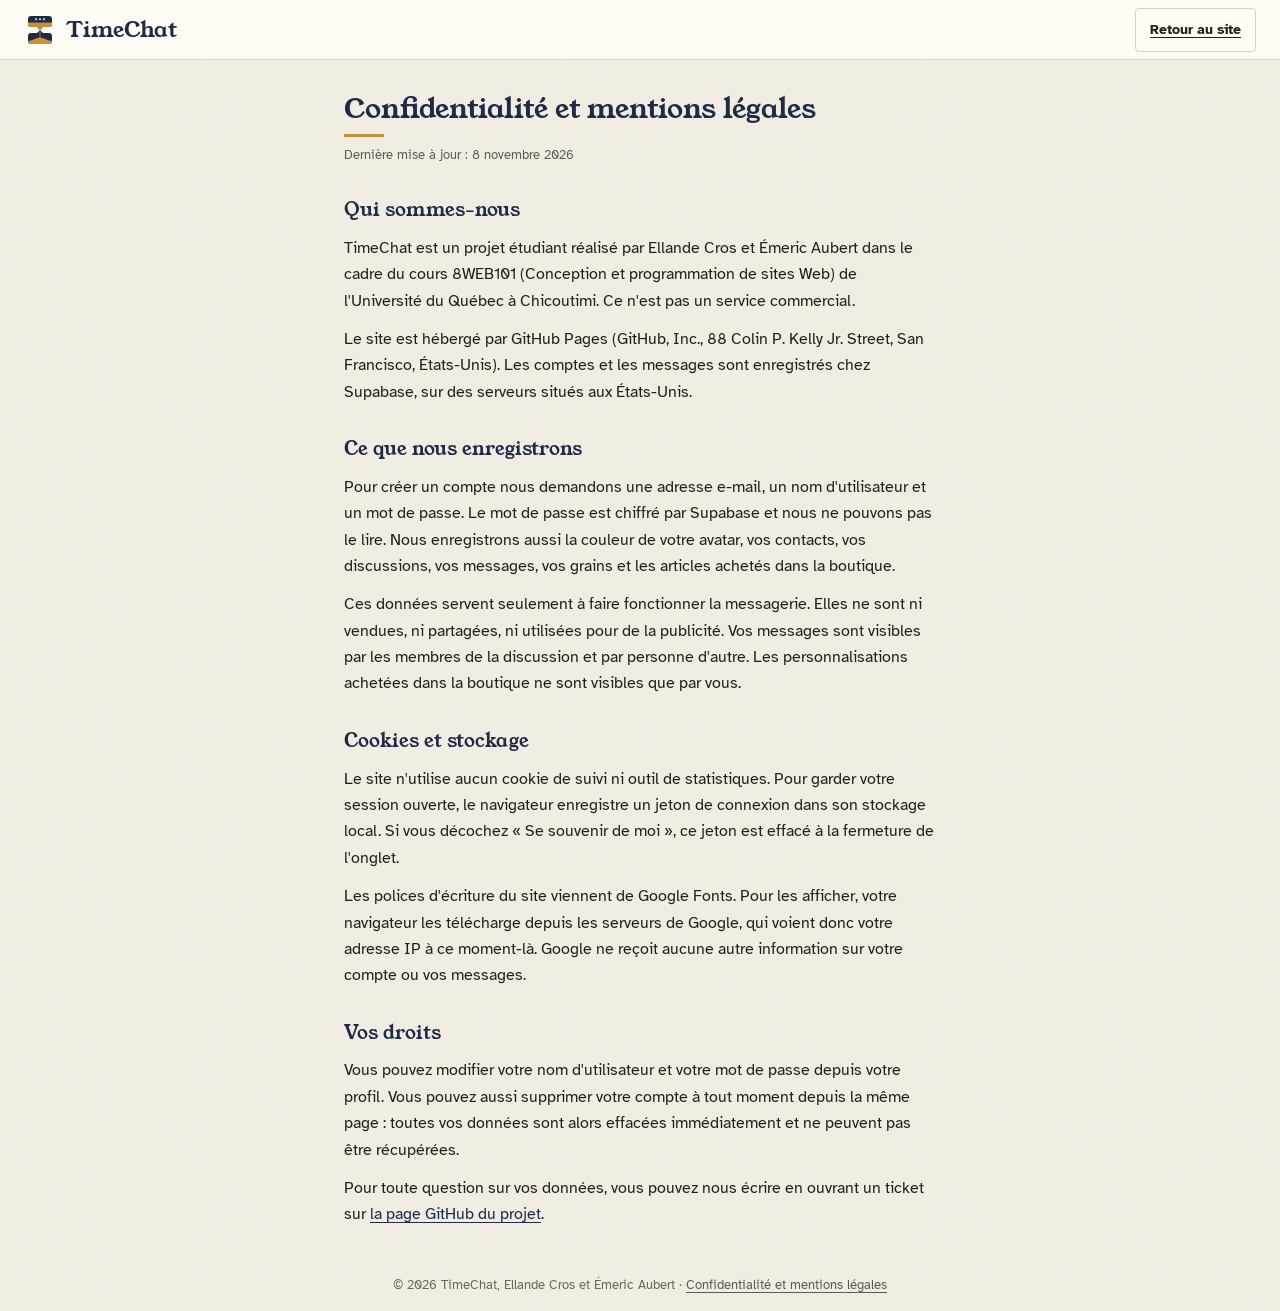
<file: confidentialite.html>
<!doctype html>
<!--
  Page des mentions légales et de la politique de confidentialité
  Accessible sans être connecté (pas de JavaScript ici)
-->
<html lang="fr">
<head>
  <meta charset="utf-8">
  <meta name="viewport" content="width=device-width, initial-scale=1, viewport-fit=cover">
  <meta name="theme-color" content="#1f2a44">
  <meta name="description" content="Mentions légales et politique de confidentialité de TimeChat.">
  <title>Confidentialité et mentions légales | TimeChat</title>
  <link rel="icon" href="images/logo.svg" type="image/svg+xml">

  <meta property="og:type" content="website">
  <meta property="og:title" content="TimeChat">
  <meta property="og:description" content="Mentions légales et politique de confidentialité de TimeChat.">

  <!-- Polices : Young Serif pour les titres, Atkinson Hyperlegible pour le texte -->
  <link rel="preconnect" href="https://fonts.googleapis.com">
  <link rel="preconnect" href="https://fonts.gstatic.com" crossorigin>
  <link rel="stylesheet" href="https://fonts.googleapis.com/css2?family=Young+Serif&family=Atkinson+Hyperlegible:wght@400;700&display=swap">

  <link rel="stylesheet" href="css/style.css">
</head>
<body class="page-legale">

  <!-- En-tête simple : cette page est aussi lue par les personnes pas connectées -->
  <header class="entete-site">
    <a class="logo" href="index.html">
      <img src="images/logo.svg" alt="" width="32" height="32">
      <span>TimeChat</span>
    </a>
    <a class="bouton bouton-petit bouton-secondaire" href="index.html">Retour au site</a>
  </header>

  <main class="page-contenu page-etroite page-texte">
    <h1>Confidentialité et mentions légales</h1>
    <p class="aide">Dernière mise à jour : 8 novembre 2026</p>

    <section aria-labelledby="titre-editeurs">
      <h2 id="titre-editeurs">Qui sommes-nous</h2>
      <p>
        TimeChat est un projet étudiant réalisé par Ellande Cros et Émeric Aubert
        dans le cadre du cours 8WEB101 (Conception et programmation de sites Web) de
        l'Université du Québec à Chicoutimi. Ce n'est pas un service commercial.
      </p>
      <p>
        Le site est hébergé par GitHub Pages (GitHub, Inc., 88 Colin P. Kelly Jr. Street,
        San Francisco, États-Unis). Les comptes et les messages sont enregistrés chez
        Supabase, sur des serveurs situés aux États-Unis.
      </p>
    </section>

    <section aria-labelledby="titre-donnees">
      <h2 id="titre-donnees">Ce que nous enregistrons</h2>
      <p>
        Pour créer un compte nous demandons une adresse e-mail, un nom d'utilisateur et un mot
        de passe. Le mot de passe est chiffré par Supabase et nous ne pouvons pas le lire.
        Nous enregistrons aussi la couleur de votre avatar, vos contacts, vos discussions, vos
        messages, vos grains et les articles achetés dans la boutique.
      </p>
      <p>
        Ces données servent seulement à faire fonctionner la messagerie. Elles ne sont ni
        vendues, ni partagées, ni utilisées pour de la publicité. Vos messages sont visibles
        par les membres de la discussion et par personne d'autre. Les personnalisations
        achetées dans la boutique ne sont visibles que par vous.
      </p>
    </section>

    <section aria-labelledby="titre-stockage">
      <h2 id="titre-stockage">Cookies et stockage</h2>
      <p>
        Le site n'utilise aucun cookie de suivi ni outil de statistiques. Pour garder votre
        session ouverte, le navigateur enregistre un jeton de connexion dans son stockage local.
        Si vous décochez « Se souvenir de moi », ce jeton est effacé à la fermeture de l'onglet.
      </p>
      <p>
        Les polices d'écriture du site viennent de Google Fonts. Pour les afficher, votre
        navigateur les télécharge depuis les serveurs de Google, qui voient donc votre adresse IP
        à ce moment-là. Google ne reçoit aucune autre information sur votre compte ou vos messages.
      </p>
    </section>

    <section aria-labelledby="titre-droits">
      <h2 id="titre-droits">Vos droits</h2>
      <p>
        Vous pouvez modifier votre nom d'utilisateur et votre mot de passe depuis votre profil.
        Vous pouvez aussi supprimer votre compte à tout moment depuis la même page : toutes vos
        données sont alors effacées immédiatement et ne peuvent pas être récupérées.
      </p>
      <p>
        Pour toute question sur vos données, vous pouvez nous écrire en ouvrant un ticket sur
        <a href="https://github.com/Ellandeee/Projet-fil-rouge-messagerie-instantanee/issues">la page GitHub du projet</a>.
      </p>
    </section>
  </main>

  <!-- Pied de page (le même partout) -->
  <footer class="pied-page">
    <p>&copy; 2026 TimeChat, Ellande Cros et Émeric Aubert · <a href="confidentialite.html" aria-current="page">Confidentialité et mentions légales</a></p>
  </footer>

</body>
</html>
</file>
<file: css/style.css>
/*
  Style commun à toutes les pages de TimeChat
  Variables, boutons, formulaires, en-tête et pied de page
  Chaque page a ensuite son propre fichier pour ce qui lui est propre
*/

/* ===== Variables ===== */

:root {
  /* Encre : titres, boutons pleins et mes bulles */
  --couleur-principale: #1f2a44;
  --couleur-principale-foncee: #141c30;
  --couleur-principale-claire: #e3e6ee;
  --couleur-principale-tres-claire: #eff1f5;

  /* Sable : les grains et le minuteur */
  /* Jamais pour du texte sur le papier, le contraste est trop faible */
  --couleur-or: #c8923a;
  --couleur-or-claire: #f3e3c3;
  --couleur-or-texte: #6b4a12;

  --couleur-fond: #f4efe6;
  --couleur-surface: #fffcf6;
  --couleur-surface-douce: #ebe4d7;
  --couleur-texte: #23201c;
  --couleur-texte-secondaire: #5f5a52;
  --couleur-texte-discret: #6b655b;
  --couleur-bordure: #d9d0c1;

  /* Messages d'état (brique et sauge) */
  --couleur-danger: #b5442e;
  --couleur-danger-claire: #f6e1db;
  --couleur-succes: #2f6b4a;
  --couleur-succes-claire: #e2efe6;

  --couleur-piste-minuteur: #e6dccb;

  /* Espacements (toujours les mêmes valeurs partout) */
  --espace-1: 4px;
  --espace-2: 8px;
  --espace-3: 12px;
  --espace-4: 16px;
  --espace-5: 20px;
  --espace-6: 24px;
  --espace-8: 32px;
  --espace-12: 48px;

  /* Arrondis presque droits, seuls les avatars sont ronds */
  --arrondi-petit: 4px;
  --arrondi-moyen: 6px;
  --arrondi-rond: 999px;

  /* Young Serif pour les titres et Atkinson Hyperlegible pour le reste */
  --police-titre: "Young Serif", Georgia, serif;
  --police: "Atkinson Hyperlegible", system-ui, sans-serif;

  --hauteur-entete: 60px;
  --hauteur-navigation-mobile: 60px;

  /* Grain de papier très léger posé sur les fonds (un bruit fait en SVG, rien à télécharger) */
  --texture-papier: url("data:image/svg+xml,%3Csvg xmlns='http://www.w3.org/2000/svg' width='180' height='180'%3E%3Cfilter id='g'%3E%3CfeTurbulence type='fractalNoise' baseFrequency='0.85' numOctaves='2' stitchTiles='stitch'/%3E%3CfeColorMatrix values='0 0 0 0 0.42 0 0 0 0 0.36 0 0 0 0 0.28 0 0 0 0.07 0'/%3E%3C/filter%3E%3Crect width='100%25' height='100%25' filter='url(%23g)'/%3E%3C/svg%3E");

  /* Zones à laisser libres sur les téléphones avec une encoche (0 ailleurs) */
  --zone-haut: env(safe-area-inset-top, 0px);
  --zone-bas: env(safe-area-inset-bottom, 0px);
}

/* ===== Remise à zéro ===== */

*,
*::before,
*::after {
  box-sizing: border-box;
}

body,
h1, h2, h3, h4,
p, ul, ol, figure, fieldset {
  margin: 0;
}

/* Sans ça un display: flex écrase l'attribut hidden et l'élément reste visible */
[hidden] {
  display: none !important;
}

img {
  display: block;
  max-width: 100%;
}

html {
  -webkit-tap-highlight-color: transparent; /* pas de rectangle bleu au toucher sur téléphone */
  -webkit-text-size-adjust: 100%;
}

body {
  min-height: 100vh;
  font-family: var(--police);
  font-size: 1rem;
  line-height: 1.5;
  color: var(--couleur-texte);
  background-color: var(--couleur-fond);
  background-image: var(--texture-papier);
}

::selection {
  color: var(--couleur-principale);
  background-color: var(--couleur-or-claire);
}

* {
  scrollbar-color: var(--couleur-bordure) transparent;
  scrollbar-width: thin;
}

/* Young Serif n'a qu'une graisse, on ne la met jamais en gras */
h1,
h2 {
  font-family: var(--police-titre);
  font-weight: 400;
  color: var(--couleur-principale);
}

h1 {
  font-size: 1.75rem;
  line-height: 1.2;
}

h2 {
  font-size: 1.1875rem;
  line-height: 1.3;
}

a {
  color: var(--couleur-principale);
  text-underline-offset: 3px;
}

a:hover {
  color: var(--couleur-principale-foncee);
}

/* Contour bien visible quand on navigue au clavier */
:focus-visible {
  outline: 2px solid var(--couleur-principale);
  outline-offset: 2px;
}

/* Caché à l'écran mais lu par les lecteurs d'écran */
.visuellement-cache {
  position: absolute;
  width: 1px;
  height: 1px;
  padding: 0;
  margin: -1px;
  overflow: hidden;
  clip: rect(0, 0, 0, 0);
  white-space: nowrap;
  border: 0;
}

/* ===== Boutons ===== */

/* 44 px de haut minimum pour que ce soit facile à toucher sur téléphone */
.bouton {
  display: inline-flex;
  align-items: center;
  justify-content: center;
  gap: var(--espace-2);
  min-height: 44px;
  padding: 10px 18px;
  border: 1px solid transparent;
  border-radius: var(--arrondi-petit);
  font: inherit;
  font-weight: 700;
  color: var(--couleur-principale);
  background-color: var(--couleur-principale-claire);
  cursor: pointer;
}

.bouton:hover {
  background-color: #d4d9e4;
}

.bouton:active:not(:disabled) {
  transform: translateY(1px);
}

.bouton-plein {
  color: var(--couleur-fond);
  background-color: var(--couleur-principale);
}

.bouton-plein:hover {
  background-color: var(--couleur-principale-foncee);
}

.bouton-secondaire {
  color: var(--couleur-texte);
  background-color: var(--couleur-surface);
  border-color: var(--couleur-bordure);
}

.bouton-secondaire:hover {
  background-color: var(--couleur-fond);
}

.bouton-danger {
  color: var(--couleur-surface);
  background-color: var(--couleur-danger);
}

.bouton-danger:hover {
  background-color: #933624;
}

/* Bouton qui coûte des grains, texte encre sur le sable */
.bouton-or {
  color: var(--couleur-principale);
  background-color: var(--couleur-or);
}

/* Au survol le sable s'éclaircit, s'il fonçait le texte encre se lirait moins bien */
.bouton-or:hover {
  background-color: #d6a253;
}

.bouton-petit {
  padding: 6px 14px;
  font-size: 0.875rem;
}

/* Bouton qui ressemble à un lien (ex : mot de passe oublié) */
.bouton-lien {
  padding: 0;
  border: 0;
  background: none;
  font: inherit;
  font-size: 0.875rem;
  color: var(--couleur-principale);
  text-decoration: underline;
  text-underline-offset: 3px;
  cursor: pointer;
}

.bouton-lien:hover {
  color: var(--couleur-principale-foncee);
}

/* Bouton carré avec seulement un symbole (fermer, retour) */
.bouton-icone {
  display: inline-grid;
  place-items: center;
  width: 44px;
  height: 44px;
  padding: 0;
  border: 0;
  border-radius: var(--arrondi-petit);
  font-size: 1.125rem;
  color: var(--couleur-texte-secondaire);
  background: none;
  cursor: pointer;
}

.bouton-icone:hover {
  color: var(--couleur-texte);
  background-color: var(--couleur-surface-douce);
}

.bouton:disabled,
.bouton-icone:disabled {
  opacity: 0.5;
  cursor: not-allowed;
}

/* ===== Formulaires ===== */

.formulaire,
.formulaire fieldset {
  display: flex;
  flex-direction: column;
  gap: var(--espace-4);
}

.formulaire fieldset {
  min-width: 0;
  padding: 0;
  border: 0;
}

.formulaire legend {
  padding: 0;
  margin-bottom: var(--espace-4);
  font-family: var(--police-titre);
  font-size: 1.1875rem;
  color: var(--couleur-principale);
}

.champ {
  display: flex;
  flex-direction: column;
  gap: 6px;
}

.champ label {
  font-size: 0.875rem;
  font-weight: 700;
}

/* Champ avec un trait d'encre en bas comme une ligne d'écriture */
input[type="text"],
input[type="email"],
input[type="password"],
input[type="search"],
textarea,
select {
  width: 100%;
  min-height: 44px;
  padding: 10px 12px;
  border: 1px solid var(--couleur-bordure);
  border-bottom: 2px solid var(--couleur-principale);
  border-radius: var(--arrondi-petit) var(--arrondi-petit) 0 0;
  font: inherit;
  color: var(--couleur-texte);
  background-color: var(--couleur-surface);
}

input::placeholder,
textarea::placeholder {
  color: var(--couleur-texte-discret);
}

input:focus,
textarea:focus,
select:focus {
  outline: 2px solid var(--couleur-principale);
  outline-offset: 0;
}

/* Champ mal rempli, seulement après que la personne y a touché */
input:user-invalid {
  border-color: var(--couleur-danger);
}

input[type="checkbox"] {
  width: 18px;
  height: 18px;
  margin: 0;
  accent-color: var(--couleur-principale);
}

.champ-case label {
  display: flex;
  align-items: center;
  gap: var(--espace-2);
  min-height: 44px;
  font-weight: 400;
  cursor: pointer;
}

.aide {
  font-size: 0.8125rem;
  color: var(--couleur-texte-secondaire);
}

/* Zone où le JavaScript écrit les erreurs et les confirmations */
.message-etat {
  padding: 10px 12px;
  border-radius: var(--arrondi-petit);
  font-size: 0.875rem;
  color: var(--couleur-texte-secondaire);
  background-color: var(--couleur-surface-douce);
}

.message-etat:empty {
  display: none;
}

/* Brique un peu plus foncée pour le texte, sinon le contraste est trop juste sur le fond rosé */
.message-etat.erreur {
  color: #933624;
  background-color: var(--couleur-danger-claire);
}

.message-etat.succes {
  color: var(--couleur-succes);
  background-color: var(--couleur-succes-claire);
}

/* ===== En-tête du site ===== */

.entete-site {
  position: sticky;
  top: 0;
  z-index: 10;
  display: flex;
  align-items: center;
  justify-content: space-between;
  gap: var(--espace-6);
  height: var(--hauteur-entete);
  padding: 0 var(--espace-6);
  background-color: var(--couleur-surface);
  border-bottom: 1px solid var(--couleur-bordure);
}

.logo {
  display: flex;
  align-items: center;
  gap: 10px;
  color: var(--couleur-principale);
  text-decoration: none;
}

.logo span {
  font-family: var(--police-titre);
  font-size: 1.375rem;
  line-height: 1;
}

.logo:hover {
  color: var(--couleur-principale);
}

.navigation {
  align-self: stretch;
}

.navigation ul {
  display: flex;
  gap: var(--espace-2);
  height: 100%;
  padding: 0;
  list-style: none;
}

/* Les liens prennent toute la hauteur pour que le trait soit collé au bas de l'en-tête */
.navigation a {
  display: flex;
  align-items: center;
  height: 100%;
  padding: 0 14px;
  border-bottom: 2px solid transparent;
  color: var(--couleur-texte-secondaire);
  text-decoration: none;
}

.navigation a:hover {
  color: var(--couleur-texte);
}

/* La page où on est (aria-current est mis dans le HTML) : trait de sable dessous */
.navigation a[aria-current="page"] {
  font-weight: 700;
  color: var(--couleur-principale);
  border-bottom-color: var(--couleur-or);
}

/* Le petit compteur d'invitations à côté de Contacts */
.navigation a .pastille-nombre {
  margin-left: 6px;
}

/* Mon avatar et mon nom en haut à droite, un clic ouvre mon profil */
.entete-utilisateur {
  display: flex;
  align-items: center;
  gap: var(--espace-2);
  min-height: 44px;
  padding: 4px 10px 4px 4px;
  border-radius: var(--arrondi-petit);
  color: var(--couleur-texte);
  text-decoration: none;
}

.entete-utilisateur:hover {
  color: var(--couleur-texte);
  background-color: var(--couleur-fond);
}

.entete-utilisateur[aria-current="page"] {
  font-weight: 700;
  background-color: var(--couleur-principale-tres-claire);
}

/* ===== Avatar ===== */

/* Rond avec les initiales, la couleur vient du profil (mise en style par le JS) */
.avatar {
  position: relative;
  display: inline-grid;
  flex-shrink: 0;
  place-items: center;
  width: 40px;
  height: 40px;
  border-radius: 50%;
  font-size: 0.875rem;
  font-weight: 700;
  color: #ffffff;
  background-color: var(--couleur-principale);
}

.avatar-petit {
  width: 30px;
  height: 30px;
  font-size: 0.75rem;
}

.avatar-grand {
  width: 72px;
  height: 72px;
  font-size: 1.5rem;
}

.avatar.en-ligne::after {
  content: "";
  position: absolute;
  right: -1px;
  bottom: -1px;
  width: 11px;
  height: 11px;
  border: 2px solid var(--couleur-surface);
  border-radius: 50%;
  background-color: var(--couleur-succes);
}

/* ===== Blocs réutilisés ===== */

.page-contenu {
  display: flex;
  flex-direction: column;
  gap: var(--espace-6);
  max-width: 960px;
  margin: 0 auto;
  padding: var(--espace-8) var(--espace-6);
}

.page-etroite {
  max-width: 640px;
}

.carte {
  padding: var(--espace-6);
  border: 1px solid var(--couleur-bordure);
  border-radius: var(--arrondi-moyen);
  background-color: var(--couleur-surface);
}

.carte > h2 {
  margin-bottom: var(--espace-4);
}

/* Petit carré avec un nombre (messages non lus, invitations) */
.pastille-nombre {
  display: inline-grid;
  place-items: center;
  min-width: 22px;
  height: 22px;
  padding: 0 6px;
  border-radius: 3px;
  font-size: 0.75rem;
  font-weight: 700;
  line-height: 1;
  color: var(--couleur-fond);
  background-color: var(--couleur-principale);
  vertical-align: middle;
}

/* Les grains sont toujours en sable foncé sur sable clair */
.points {
  display: inline-flex;
  align-items: center;
  gap: var(--espace-1);
  padding: 2px 8px;
  border-radius: 3px;
  font-size: 0.875rem;
  font-weight: 700;
  color: var(--couleur-or-texte);
  background-color: var(--couleur-or-claire);
}

/* ===== Fenêtres (dialog) ===== */

.dialogue {
  width: calc(100% - 32px);
  max-width: 520px;
  padding: var(--espace-6);
  border: 1px solid var(--couleur-bordure);
  border-radius: var(--arrondi-moyen);
  color: var(--couleur-texte);
  background-color: var(--couleur-surface);
  /* Une des deux seules ombres du site, la fenêtre passe au-dessus de la page */
  box-shadow: 0 16px 40px rgba(20, 28, 48, 0.25);
}

.dialogue::backdrop {
  background-color: rgba(20, 28, 48, 0.5);
}

.dialogue[open] {
  animation: ouvrir-fenetre 0.2s ease-out;
}

@keyframes ouvrir-fenetre {
  from { transform: translateY(12px); }
}

.actions-dialogue {
  display: flex;
  justify-content: flex-end;
  gap: var(--espace-2);
}

/* ===== Notification de nouveau message (créée par le JS) ===== */

/* La pile en haut à droite, les notifications se rangent l'une sous l'autre */
.pile-notifications {
  position: fixed;
  top: calc(var(--hauteur-entete) + var(--zone-haut) + 12px);
  right: var(--espace-4);
  z-index: 30;
  display: flex;
  flex-direction: column;
  gap: var(--espace-2);
  width: min(340px, calc(100% - 32px));
}

.notification {
  display: flex;
  align-items: flex-start;
  gap: 10px;
  padding: var(--espace-3) 14px;
  border: 1px solid var(--couleur-bordure);
  border-left: 3px solid var(--couleur-principale);
  border-radius: var(--arrondi-moyen);
  background-color: var(--couleur-surface);
  box-shadow: 0 8px 24px rgba(20, 28, 48, 0.15);
  animation: arrivee-notification 0.3s ease-out;
}

.notification.cliquable {
  cursor: pointer;
}

.notification.cliquable:hover {
  border-color: var(--couleur-principale);
}

@keyframes arrivee-notification {
  from { transform: translateX(24px); }
}

.notification-textes {
  flex: 1;
  min-width: 0;
  font-size: 0.875rem;
}

.notification-titre {
  font-weight: 700;
}

/* ===== Toasts (créés par interface.js) ===== */

/* Petite bande en bas de l'écran, au-dessus du menu sur téléphone */
.pile-toasts {
  position: fixed;
  bottom: calc(var(--espace-6) + var(--zone-bas));
  left: 50%;
  z-index: 40;
  display: flex;
  flex-direction: column;
  align-items: center;
  gap: var(--espace-2);
  width: min(460px, calc(100% - 32px));
  transform: translateX(-50%);
  pointer-events: none;
}

.toast {
  padding: 10px 16px;
  border-left: 3px solid var(--couleur-or);
  border-radius: var(--arrondi-petit);
  font-size: 0.9375rem;
  color: var(--couleur-fond);
  background-color: var(--couleur-principale);
  box-shadow: 0 8px 24px rgba(20, 28, 48, 0.2);
  animation: monter-toast 0.25s ease-out;
  transition: opacity 0.3s, transform 0.3s;
}

.toast.succes {
  border-left-color: #8fc9a5;
}

.toast.erreur {
  border-left-color: #f0a08f;
}

.toast.depart {
  opacity: 0;
  transform: translateY(8px);
}

@keyframes monter-toast {
  from { transform: translateY(12px); }
}

/* ===== Mot de passe avec le bouton Afficher ===== */

.champ-mdp {
  position: relative;
  display: block;
}

.champ-mdp input {
  padding-right: 92px;
}

.bouton-voir {
  position: absolute;
  top: 50%;
  right: 4px;
  min-width: 76px;
  min-height: 36px;
  padding: 0 10px;
  border: 0;
  border-radius: var(--arrondi-petit);
  font: inherit;
  font-size: 0.8125rem;
  font-weight: 700;
  color: var(--couleur-principale);
  background: none;
  cursor: pointer;
  transform: translateY(-50%);
}

.bouton-voir:hover {
  background-color: var(--couleur-principale-tres-claire);
}

/* ===== Chargement ===== */

/* Lignes grises qui brillent doucement pendant que les données arrivent */
.squelette {
  border-radius: var(--arrondi-petit);
  background: linear-gradient(90deg, var(--couleur-surface-douce) 30%, #f3ede2 50%, var(--couleur-surface-douce) 70%) 0 0 / 300% 100%;
  animation: briller 1.4s ease-in-out infinite;
}

@keyframes briller {
  from { background-position: 100% 0; }
  to { background-position: 0 0; }
}

/* ===== Détails de mise en page ===== */

/* Un petit trait de sable sous le titre de chaque page */
.page-contenu h1::after {
  content: "";
  display: block;
  width: 40px;
  height: 3px;
  margin-top: var(--espace-2);
  background-color: var(--couleur-or);
}

/* Bandeau de chiffres (classement et profil) : grands nombres en Young Serif */
.resume {
  display: flex;
  flex-wrap: wrap;
  gap: var(--espace-2) var(--espace-8);
  padding: var(--espace-4) 0;
  border-top: 2px solid var(--couleur-principale);
  border-bottom: 1px solid var(--couleur-bordure);
}

.resume p {
  display: flex;
  flex-direction: column;
  font-size: 0.875rem;
  color: var(--couleur-texte-secondaire);
}

.resume strong {
  font-family: var(--police-titre);
  font-size: 1.75rem;
  font-weight: 400;
  line-height: 1.2;
  font-variant-numeric: tabular-nums;
  color: var(--couleur-principale);
}

/* État vide avec un petit dessin au-dessus du texte */
.vide-illustre {
  display: flex;
  flex-direction: column;
  align-items: center;
  gap: var(--espace-2);
  padding: var(--espace-6) var(--espace-4);
  text-align: center;
  color: var(--couleur-texte-secondaire);
}

.vide-illustre img {
  opacity: 0.85;
}

/* ===== Page 404 ===== */

.page-erreur {
  display: flex;
  flex-direction: column;
  min-height: 100vh;
  min-height: 100dvh;
}

.page-erreur main {
  flex: 1;
  display: flex;
  flex-direction: column;
  align-items: center;
  justify-content: center;
  gap: var(--espace-3);
  padding: var(--espace-8) var(--espace-4);
  text-align: center;
}

.page-erreur h1 {
  font-size: 2.25rem;
}

.page-erreur p {
  max-width: 40ch;
  color: var(--couleur-texte-secondaire);
}

/* ===== Pied de page ===== */

.pied-page {
  padding: var(--espace-4) var(--espace-6);
  font-size: 0.8125rem;
  color: var(--couleur-texte-discret);
  text-align: center;
}

.pied-page a {
  color: var(--couleur-texte-secondaire);
}

/* ===== Page de confidentialité (texte long) ===== */

.page-texte {
  gap: var(--espace-8);
  line-height: 1.65;
}

.page-texte section {
  display: flex;
  flex-direction: column;
  gap: var(--espace-3);
}

.page-texte h1 + .aide {
  margin-top: calc(var(--espace-6) * -1);
}

.page-legale .entete-site {
  position: static;
}

/* ===== Téléphone (moins de 768 px) ===== */

/* Sur les téléphones à encoche, l'en-tête descend sous la barre d'état */
.entete-site {
  height: calc(var(--hauteur-entete) + var(--zone-haut));
  padding-top: var(--zone-haut);
}

@media (max-width: 768px) {
  .entete-site {
    padding-right: max(var(--espace-4), env(safe-area-inset-right));
    padding-left: max(var(--espace-4), env(safe-area-inset-left));
  }

  /* Sur téléphone le nom du site et le pseudo prennent trop de place */
  .logo span,
  #nom-utilisateur {
    display: none;
  }

  /* Le menu descend en bas de l'écran pour être sous le pouce */
  .navigation {
    position: fixed;
    right: 0;
    bottom: 0;
    left: 0;
    z-index: 20;
    height: calc(var(--hauteur-navigation-mobile) + var(--zone-bas));
    padding-bottom: var(--zone-bas);
    background-color: var(--couleur-surface);
    border-top: 1px solid var(--couleur-bordure);
  }

  .navigation ul {
    justify-content: space-around;
    gap: 0;
  }

  /* En bas de l'écran le trait de sable passe au-dessus du lien */
  .navigation li {
    flex: 1;
  }

  .navigation a {
    justify-content: center;
    padding: 0 6px;
    font-size: 0.875rem;
    border-top: 2px solid transparent;
    border-bottom: 0;
  }

  .navigation a[aria-current="page"] {
    border-top-color: var(--couleur-or);
  }

  /* Place pour que le menu du bas ne cache pas la fin de la page */
  body:not(.page-connexion):not(.page-legale):not(.page-erreur) {
    padding-bottom: calc(var(--hauteur-navigation-mobile) + var(--zone-bas));
  }

  /* Les toasts passent au-dessus du menu du bas */
  body:not(.page-connexion):not(.page-legale):not(.page-erreur) .pile-toasts {
    bottom: calc(var(--hauteur-navigation-mobile) + var(--zone-bas) + var(--espace-3));
  }

  /* Les notifications prennent toute la largeur en haut */
  .pile-notifications {
    top: calc(var(--hauteur-entete) + var(--zone-haut) + 8px);
    right: var(--espace-3);
    width: calc(100% - 24px);
  }

  .resume strong {
    font-size: 1.5rem;
  }

  /* Sans le nom il ne reste que l'avatar, plus besoin de marge */
  .entete-utilisateur {
    padding: 4px;
  }

  .page-contenu {
    padding: var(--espace-6) var(--espace-4);
  }

  .carte {
    padding: var(--espace-4);
  }
}

/* Si la personne a demandé moins d'animations dans son système */
@media (prefers-reduced-motion: reduce) {
  *,
  *::before,
  *::after {
    transition: none !important;
    animation: none !important;
  }
}
</file>
